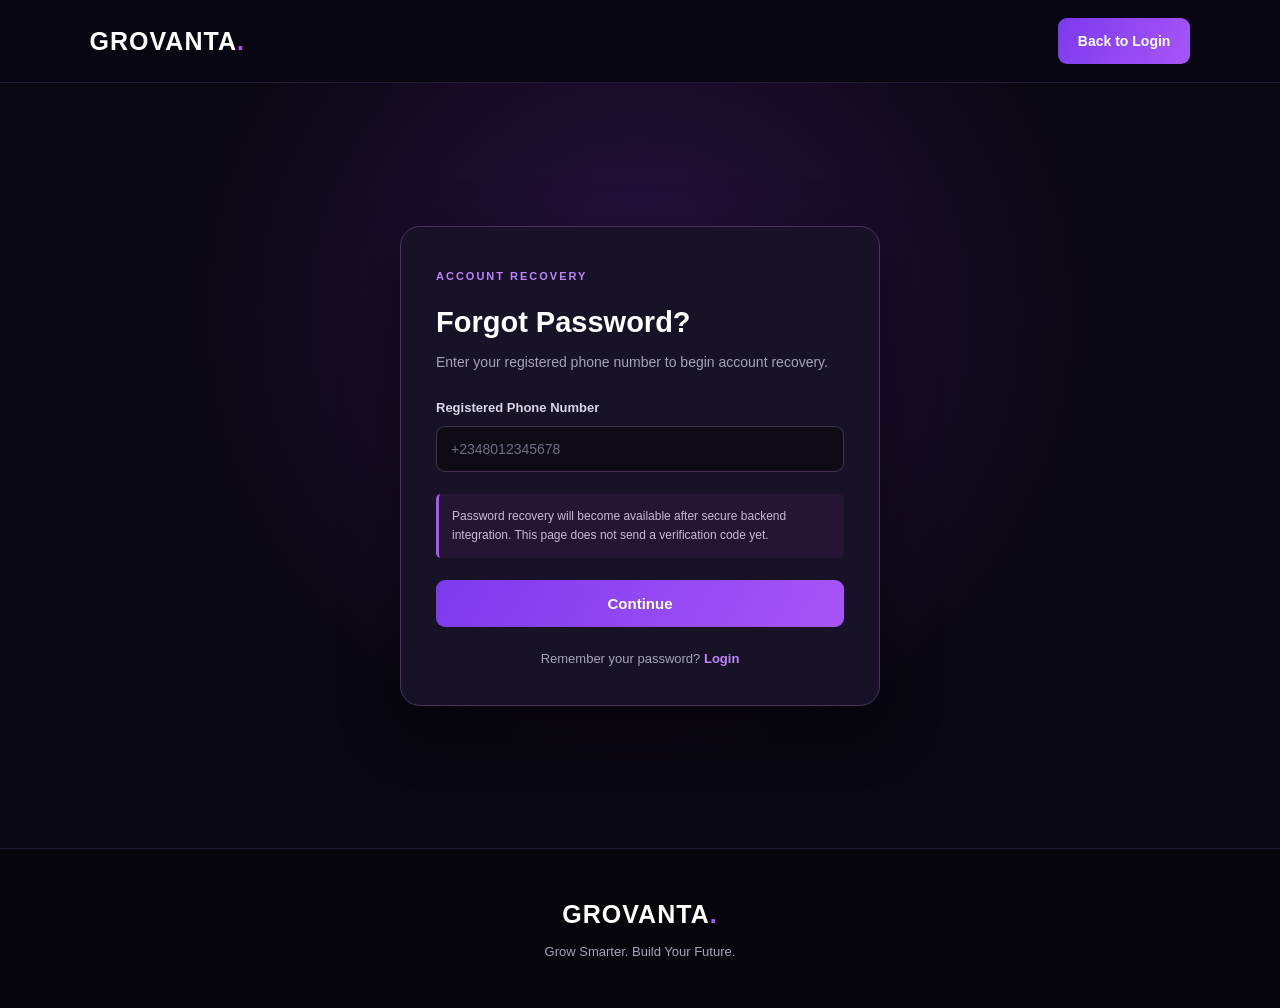
<file: forgot-password.html>
<!DOCTYPE html>
<html lang="en">
<head>
  <meta charset="UTF-8">
  <meta name="viewport" content="width=device-width, initial-scale=1.0">
  <meta name="theme-color" content="#090711">
  <title>GROVANTA | Reset Password</title>
  <link rel="stylesheet" href="style.css">
  <link rel="stylesheet" href="auth.css">
</head>
<body>

<header class="site-header">
  <a href="index.html" class="logo">GROVANTA<span>.</span></a>
  <a href="login.html" class="nav-button">Back to Login</a>
</header>

<main class="auth-container">
  <section class="auth-card">

    <span class="eyebrow">ACCOUNT RECOVERY</span>
    <h1>Forgot Password?</h1>

    <p class="auth-description">
      Enter your registered phone number to begin account recovery.
    </p>

    <form id="forgotPasswordForm">

      <label for="phone">Registered Phone Number</label>
      <input
        type="tel"
        id="phone"
        name="phone"
        placeholder="+2348012345678"
        autocomplete="tel"
        required
      >

      <p class="form-notice">
        Password recovery will become available after secure backend
        integration. This page does not send a verification code yet.
      </p>

      <button type="submit" class="primary-button auth-submit">
        Continue
      </button>

    </form>

    <p class="auth-login">
      Remember your password?
      <a href="login.html">Login</a>
    </p>

  </section>
</main>

<footer class="site-footer">
  <a href="index.html" class="logo">GROVANTA<span>.</span></a>
  <p>Grow Smarter. Build Your Future.</p>
</footer>

</body>
</html>
</file>
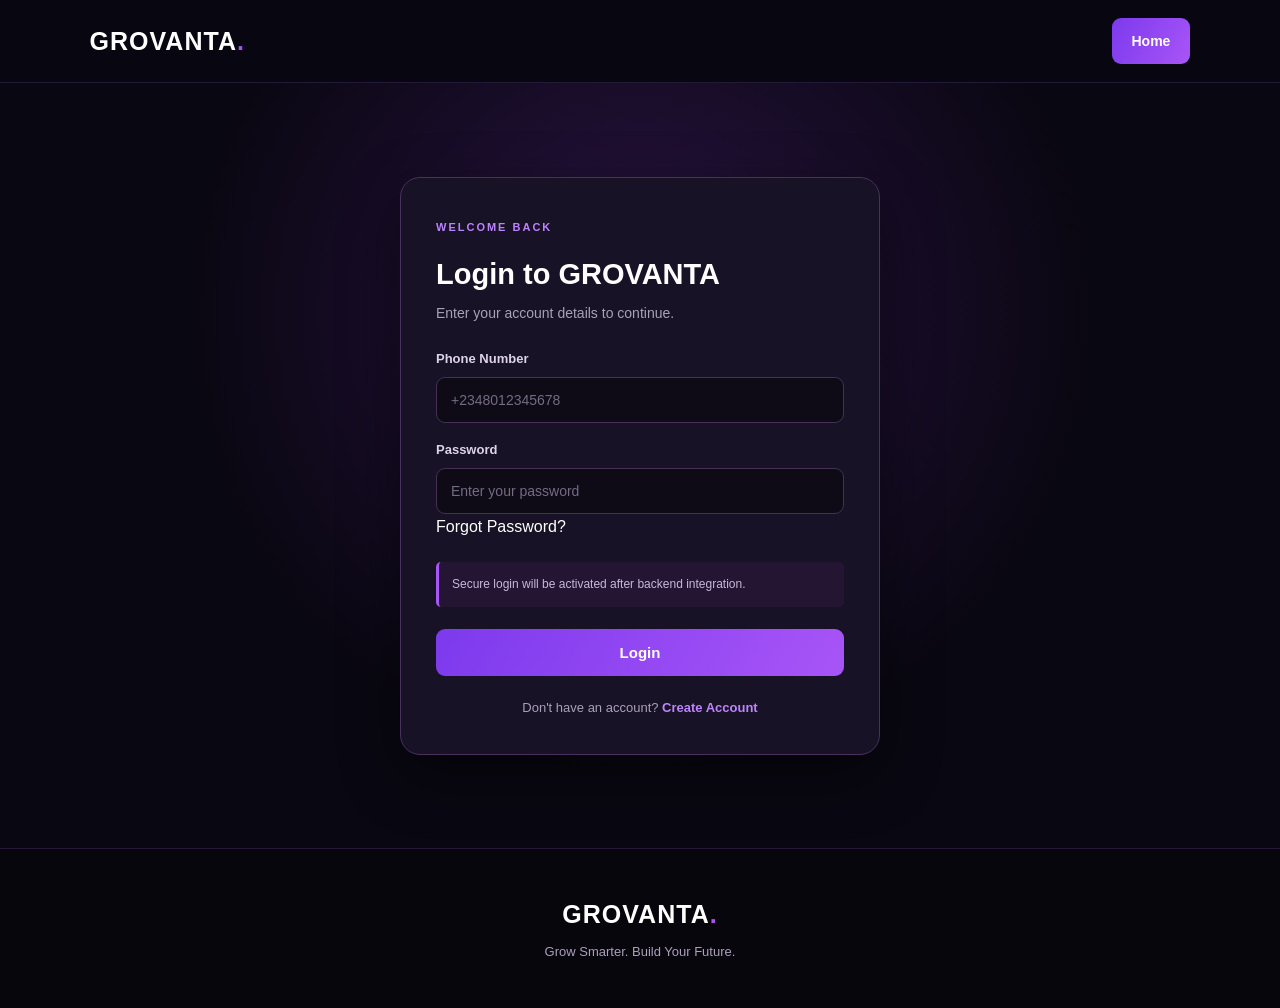
<file: login.html>
<!DOCTYPE html>
<html lang="en">
<head>
  <meta charset="UTF-8">
  <meta name="viewport" content="width=device-width, initial-scale=1.0">
  <meta name="theme-color" content="#090711">
  <title>GROVANTA | Login</title>
  <link rel="stylesheet" href="style.css">
  <link rel="stylesheet" href="auth.css">
</head>
<body>

<header class="site-header">
  <a href="index.html" class="logo">GROVANTA<span>.</span></a>
  <a href="index.html" class="nav-button">Home</a>
</header>

<main class="auth-container">
  <section class="auth-card">

    <span class="eyebrow">WELCOME BACK</span>
    <h1>Login to GROVANTA</h1>
    <p class="auth-description">
      Enter your account details to continue.
    </p>

    <form id="loginForm">

      <label for="phone">Phone Number</label>
      <input
        type="tel"
        id="phone"
        name="phone"
        placeholder="+2348012345678"
        autocomplete="tel"
        required
      >

      <label for="password">Password</label>
      <input
        type="password"
        id="password"
        name="password"
        placeholder="Enter your password"
        autocomplete="current-password"
        required
      >

      <div class="login-options">
        <a href="forgot-password.html">Forgot Password?</a>
      </div>

      <p class="form-notice">
        Secure login will be activated after backend integration.
      </p>

      <button type="submit" class="primary-button auth-submit">
        Login
      </button>

    </form>

    <p class="auth-login">
      Don't have an account?
      <a href="register.html">Create Account</a>
    </p>

  </section>
</main>

<footer class="site-footer">
  <a href="index.html" class="logo">GROVANTA<span>.</span></a>
  <p>Grow Smarter. Build Your Future.</p>
</footer>

</body>
</html>
</file>
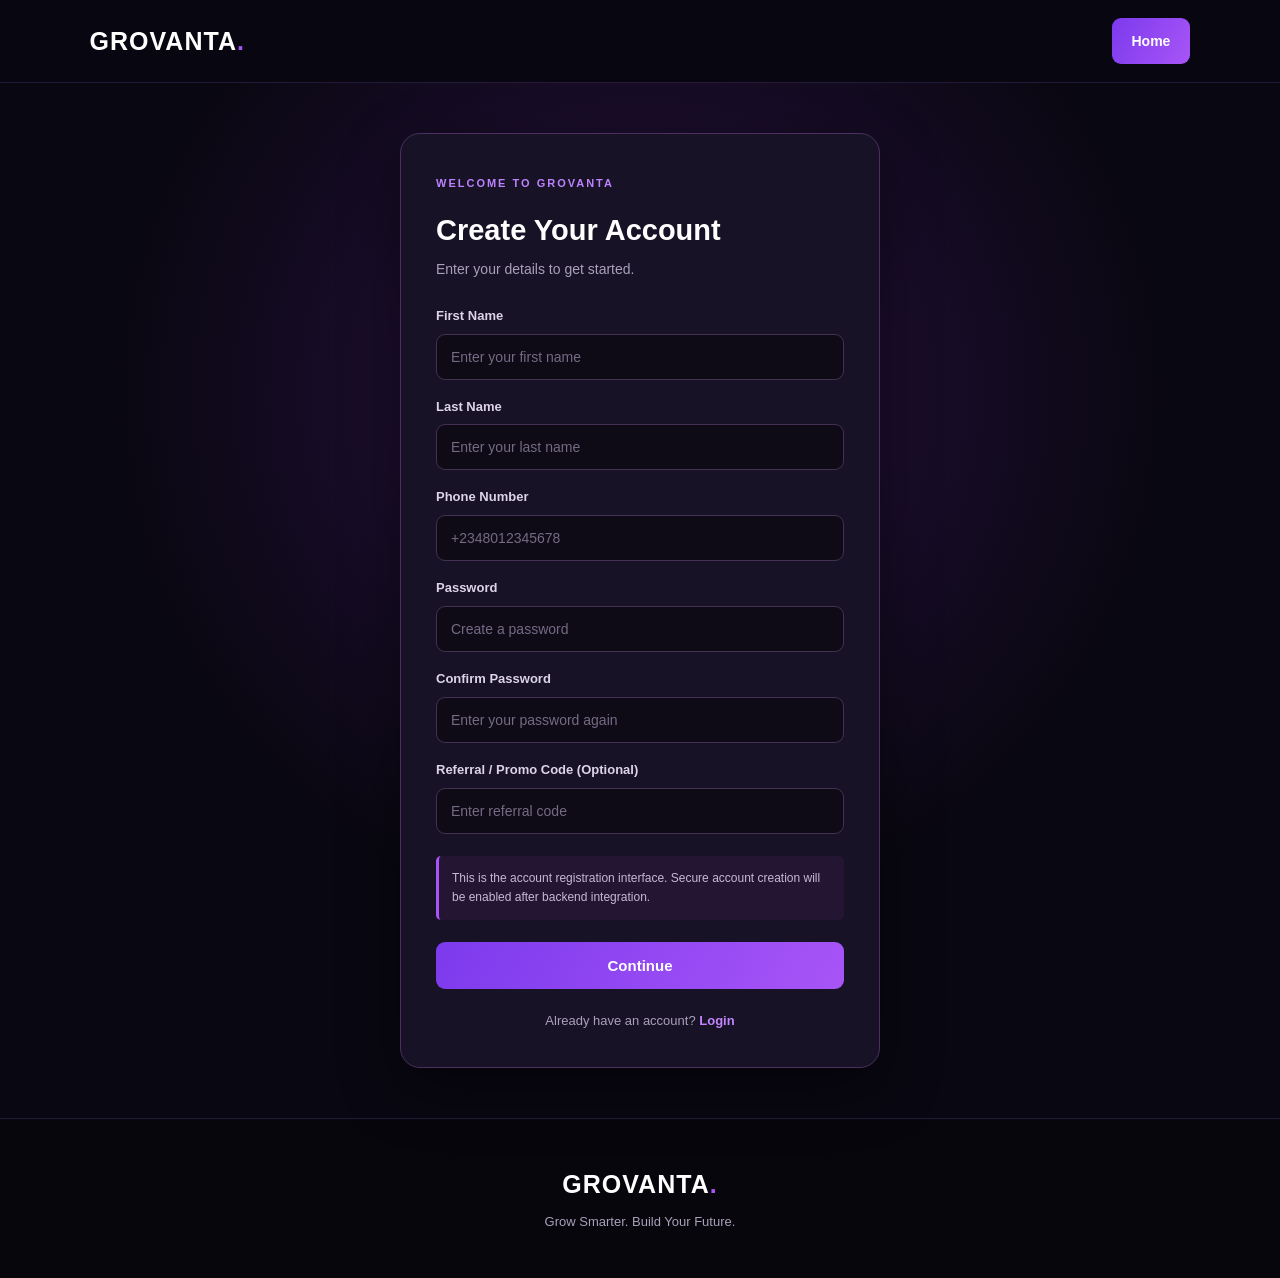
<file: register.html>
<!DOCTYPE html>
<html lang="en">
<head>
  <meta charset="UTF-8">
  <meta name="viewport" content="width=device-width, initial-scale=1.0">
  <meta name="theme-color" content="#090711">
  <title>GROVANTA | Create Account</title>
  <link rel="stylesheet" href="style.css">
  <link rel="stylesheet" href="auth.css">
</head>
<body>

<header class="site-header">
  <a href="index.html" class="logo">GROVANTA<span>.</span></a>
  <a href="index.html" class="nav-button">Home</a>
</header>

<main class="auth-container">
  <section class="auth-card">
    <span class="eyebrow">WELCOME TO GROVANTA</span>
    <h1>Create Your Account</h1>
    <p class="auth-description">Enter your details to get started.</p>

    <form id="registerForm">
      <label for="firstName">First Name</label>
      <input id="firstName" name="firstName" type="text"
        placeholder="Enter your first name" autocomplete="given-name" required>

      <label for="lastName">Last Name</label>
      <input id="lastName" name="lastName" type="text"
        placeholder="Enter your last name" autocomplete="family-name" required>

      <label for="phone">Phone Number</label>
      <input id="phone" name="phone" type="tel"
        placeholder="+2348012345678" autocomplete="tel" required>

      <label for="password">Password</label>
      <input id="password" name="password" type="password"
        placeholder="Create a password" autocomplete="new-password"
        minlength="12" required>

      <label for="confirmPassword">Confirm Password</label>
      <input id="confirmPassword" name="confirmPassword" type="password"
        placeholder="Enter your password again"
        autocomplete="new-password" minlength="12" required>

      <label for="promoCode">Referral / Promo Code (Optional)</label>
      <input id="promoCode" name="promoCode" type="text"
        placeholder="Enter referral code">

      <p class="form-notice">
        This is the account registration interface. Secure account
        creation will be enabled after backend integration.
      </p>

      <button type="submit" class="primary-button auth-submit">
        Continue
      </button>
    </form>

    <p class="auth-login">
      Already have an account?
      <a href="login.html">Login</a>
    </p>
  </section>
</main>

<footer class="site-footer">
  <a href="index.html" class="logo">GROVANTA<span>.</span></a>
  <p>Grow Smarter. Build Your Future.</p>
</footer>

</body>
</html>
</file>
<file: style.css>
* {
  margin: 0;
  padding: 0;
  box-sizing: border-box;
}

html {
  scroll-behavior: smooth;
}

body {
  background: #090711;
  color: #fff;
  font-family: Arial, sans-serif;
  line-height: 1.6;
}

a {
  color: inherit;
  text-decoration: none;
}

.site-header {
  width: 100%;
  min-height: 78px;
  padding: 18px 7%;
  display: flex;
  align-items: center;
  justify-content: space-between;
  gap: 20px;
  background: rgba(9, 7, 17, 0.95);
  border-bottom: 1px solid #241a38;
  position: sticky;
  top: 0;
  z-index: 100;
}

.logo {
  font-size: 25px;
  font-weight: 900;
  letter-spacing: 1px;
}

.logo span {
  color: #a855f7;
}

.nav-links {
  display: flex;
  gap: 25px;
  color: #c8bfd7;
  font-size: 14px;
}

.nav-links a:hover {
  color: #c084fc;
}

.nav-button,
.primary-button,
.secondary-button {
  display: inline-block;
  border-radius: 9px;
  padding: 12px 20px;
  font-weight: 700;
  font-size: 14px;
  cursor: pointer;
}

.nav-button,
.primary-button {
  background: linear-gradient(120deg, #7c3aed, #a855f7);
  color: #fff;
  border: none;
}

.nav-button:hover,
.primary-button:hover {
  filter: brightness(1.15);
}

.hero {
  min-height: 590px;
  padding: 90px 8%;
  display: grid;
  grid-template-columns: 1.2fr 0.8fr;
  align-items: center;
  gap: 55px;
  background:
    radial-gradient(circle at 85% 45%, #35145b 0, transparent 38%),
    linear-gradient(135deg, #090711, #120c20);
  overflow: hidden;
}

.eyebrow {
  color: #bd83ff;
  font-size: 11px;
  font-weight: 800;
  letter-spacing: 2px;
}

.hero h1 {
  font-size: clamp(38px, 5vw, 64px);
  line-height: 1.12;
  margin: 22px 0;
  letter-spacing: -2px;
}

.hero h1 span {
  color: #b66dff;
}

.hero-content > p {
  max-width: 520px;
  color: #b9b1c8;
  font-size: 16px;
  margin-bottom: 28px;
}

.hero-buttons {
  display: flex;
  flex-wrap: wrap;
  gap: 13px;
}

.secondary-button {
  border: 1px solid #6c4a91;
  color: #fff;
}

.hero-points {
  display: flex;
  flex-wrap: wrap;
  gap: 18px;
  margin-top: 30px;
  color: #c8bfd7;
  font-size: 12px;
}

.hero-points span::first-letter {
  color: #c084fc;
}

.hero-visual {
  min-height: 350px;
  display: grid;
  place-items: center;
  position: relative;
}

.glow-circle {
  position: absolute;
  width: 290px;
  height: 290px;
  background: #7c3aed;
  filter: blur(100px);
  opacity: 0.35;
  border-radius: 50%;
}

.visual-card {
  width: min(100%, 350px);
  padding: 35px;
  position: relative;
  border: 1px solid #59377c;
  border-radius: 22px;
  background: linear-gradient(145deg, #211533, #110d1c);
  box-shadow: 0 25px 70px #0008;
}

.visual-label {
  color: #bca7d6;
  font-size: 11px;
  letter-spacing: 1.5px;
}

.visual-icon {
  width: 60px;
  height: 60px;
  display: grid;
  place-items: center;
  border-radius: 17px;
  background: #7735b9;
  font-size: 30px;
  margin: 35px 0 20px;
}

.visual-card h2 {
  font-size: 25px;
  margin-bottom: 8px;
}

.visual-card p {
  color: #b9b1c8;
  font-size: 14px;
}

.visual-line {
  height: 1px;
  background: #49325d;
  margin: 28px 0;
}

.visual-stat {
  display: flex;
  justify-content: space-between;
  flex-wrap: wrap;
  gap: 10px;
  font-size: 12px;
}

.visual-stat span {
  color: #b9b1c8;
}

.visual-stat strong {
  color: #c084fc;
}

.section {
  padding: 85px 8%;
}

.section-heading {
  text-align: center;
  max-width: 650px;
  margin: 0 auto 45px;
}

.section-heading h2,
.platform-section h2,
.notice-section h2 {
  font-size: clamp(27px, 4vw, 38px);
  margin: 12px 0;
}

.section-heading p {
  color: #aaa0ba;
  font-size: 14px;
}

.features {
  background: #0e0b17;
}

.feature-grid {
  display: grid;
  grid-template-columns: repeat(4, 1fr);
  gap: 18px;
}

.feature-card {
  background: #171225;
  border: 1px solid #30213f;
  border-radius: 15px;
  padding: 25px;
  transition: 0.25s;
}

.feature-card:hover,
.product-card:hover {
  transform: translateY(-5px);
  border-color: #9755d3;
}

.feature-icon {
  width: 48px;
  height: 48px;
  display: grid;
  place-items: center;
  border-radius: 12px;
  background: #35204d;
  color: #d5a7ff;
  font-size: 24px;
  margin-bottom: 20px;
}

.feature-card h3,
.step-card h3 {
  font-size: 17px;
  margin-bottom: 10px;
}

.feature-card p,
.step-card p {
  color: #aaa0ba;
  font-size: 13px;
}

.how-section {
  background:
    radial-gradient(circle at 50% 50%, #28133e, transparent 65%),
    #0a0811;
}

.steps-grid {
  display: grid;
  grid-template-columns: repeat(3, 1fr);
  gap: 22px;
}

.step-card {
  padding: 28px;
  background: #171225;
  border: 1px solid #352344;
  border-radius: 15px;
}

.step-card > span {
  color: #b66dff;
  font-size: 30px;
  font-weight: 900;
  display: block;
  margin-bottom: 15px;
}

.products-section {
  background: #0e0b17;
}

.product-grid {
  display: grid;
  grid-template-columns: repeat(5, 1fr);
  gap: 15px;
}

.product-card {
  background: #191328;
  border: 1px solid #38254d;
  border-radius: 15px;
  padding: 23px 16px;
  text-align: center;
  transition: 0.25s;
}

.product-tag {
  color: #c084fc;
  font-size: 10px;
  font-weight: 800;
  letter-spacing: 1px;
}

.product-card h3 {
  margin: 18px 0 8px;
  font-size: 17px;
}

.product-card strong {
  display: block;
  font-size: 24px;
  color: #d1a4ff;
}

.product-card p {
  margin-top: 10px;
  color: #aaa0ba;
  font-size: 12px;
}

.popular-card {
  border-color: #a855f7;
  background: linear-gradient(150deg, #2a1741, #171225);
}

.notice-section {
  padding: 55px 8%;
  text-align: center;
  background: #171025;
  border-top: 1px solid #38234d;
  border-bottom: 1px solid #38234d;
}

.notice-section h2 {
  font-size: 27px;
}

.notice-section p {
  max-width: 750px;
  margin: 12px auto 0;
  color: #c1b7ce;
  font-size: 14px;
}

.platform-section {
  text-align: center;
  background: radial-gradient(circle at center, #29153e, #090711 65%);
}

.platform-section p {
  color: #b9b1c8;
  margin-bottom: 25px;
}

.platform-section button {
  font-family: inherit;
}

.site-footer {
  padding: 45px 8%;
  text-align: center;
  background: #07060c;
  border-top: 1px solid #241a38;
}

.site-footer > p {
  color: #aaa0ba;
  font-size: 13px;
  margin-top: 8px;
}

.site-footer .footer-note {
  font-size: 12px;
}

.site-footer .copyright {
  margin-top: 25px;
  font-size: 11px;
  color: #71677f;
}

/* Tablet */
@media (max-width: 900px) {
  .hero {
    grid-template-columns: 1fr 0.8fr;
    padding: 70px 5%;
    gap: 25px;
  }

  .feature-grid {
    grid-template-columns: repeat(2, 1fr);
  }

  .product-grid {
    grid-template-columns: repeat(3, 1fr);
  }

  .nav-links {
    gap: 13px;
  }
}

/* Mobile */
@media (max-width: 650px) {
  .site-header {
    padding: 15px 5%;
    flex-wrap: wrap;
  }

  .logo {
    font-size: 22px;
  }

  .nav-links {
    order: 3;
    width: 100%;
    overflow-x: auto;
    padding: 8px 0 3px;
    gap: 20px;
    white-space: nowrap;
  }

  .nav-button {
    padding: 10px 13px;
    font-size: 12px;
  }

  .hero {
    grid-template-columns: 1fr;
    padding: 65px 6%;
    text-align: left;
  }

  .hero h1 {
    font-size: 43px;
  }

  .hero-visual {
    min-height: 300px;
  }

  .section {
    padding: 65px 6%;
  }

  .feature-grid,
  .steps-grid {
    grid-template-columns: 1fr;
  }

  .product-grid {
    grid-template-columns: repeat(2, 1fr);
  }

  .hero-points {
    gap: 10px;
  }

  .notice-section {
    padding: 45px 6%;
  }
}

@media (max-width: 360px) {
  .product-grid {
    grid-template-columns: 1fr;
  }

  .hero h1 {
    font-size: 36px;
  }
}
</file>
<file: auth.css>
.auth-container {
  min-height: 85vh;
  display: flex;
  justify-content: center;
  align-items: center;
  padding: 50px 20px;
  background:
    radial-gradient(circle at 50% 30%, #291342, transparent 55%),
    #090711;
}

.auth-card {
  width: 100%;
  max-width: 480px;
  padding: 35px;
  background: #171225;
  border: 1px solid #49305f;
  border-radius: 20px;
  box-shadow: 0 20px 60px #0007;
}

.auth-card h1 {
  font-size: 29px;
  margin: 12px 0 5px;
}

.auth-description {
  color: #aaa0ba;
  margin-bottom: 25px;
  font-size: 14px;
}

.auth-card label {
  display: block;
  margin: 17px 0 7px;
  color: #ded4e9;
  font-size: 13px;
  font-weight: 600;
}

.auth-card input {
  width: 100%;
  padding: 14px;
  color: #fff;
  background: #0e0b17;
  border: 1px solid #443052;
  border-radius: 9px;
  outline: none;
  font-size: 14px;
}

.auth-card input:focus {
  border-color: #a855f7;
  box-shadow: 0 0 0 2px #a855f722;
}

.auth-card input::placeholder {
  color: #756a84;
}

.form-notice {
  margin: 22px 0;
  padding: 13px;
  border-left: 3px solid #a855f7;
  background: #241633;
  color: #c7b8d8;
  font-size: 12px;
  border-radius: 5px;
}

.auth-submit {
  width: 100%;
  padding: 15px;
  font-size: 15px;
}

.auth-login {
  margin-top: 22px;
  text-align: center;
  color: #aaa0ba;
  font-size: 13px;
}

.auth-login a {
  color: #c084fc;
  font-weight: 700;
}

@media (max-width: 480px) {
  .auth-card {
    padding: 25px 20px;
  }

  .auth-card h1 {
    font-size: 25px;
  }
}
</file>
